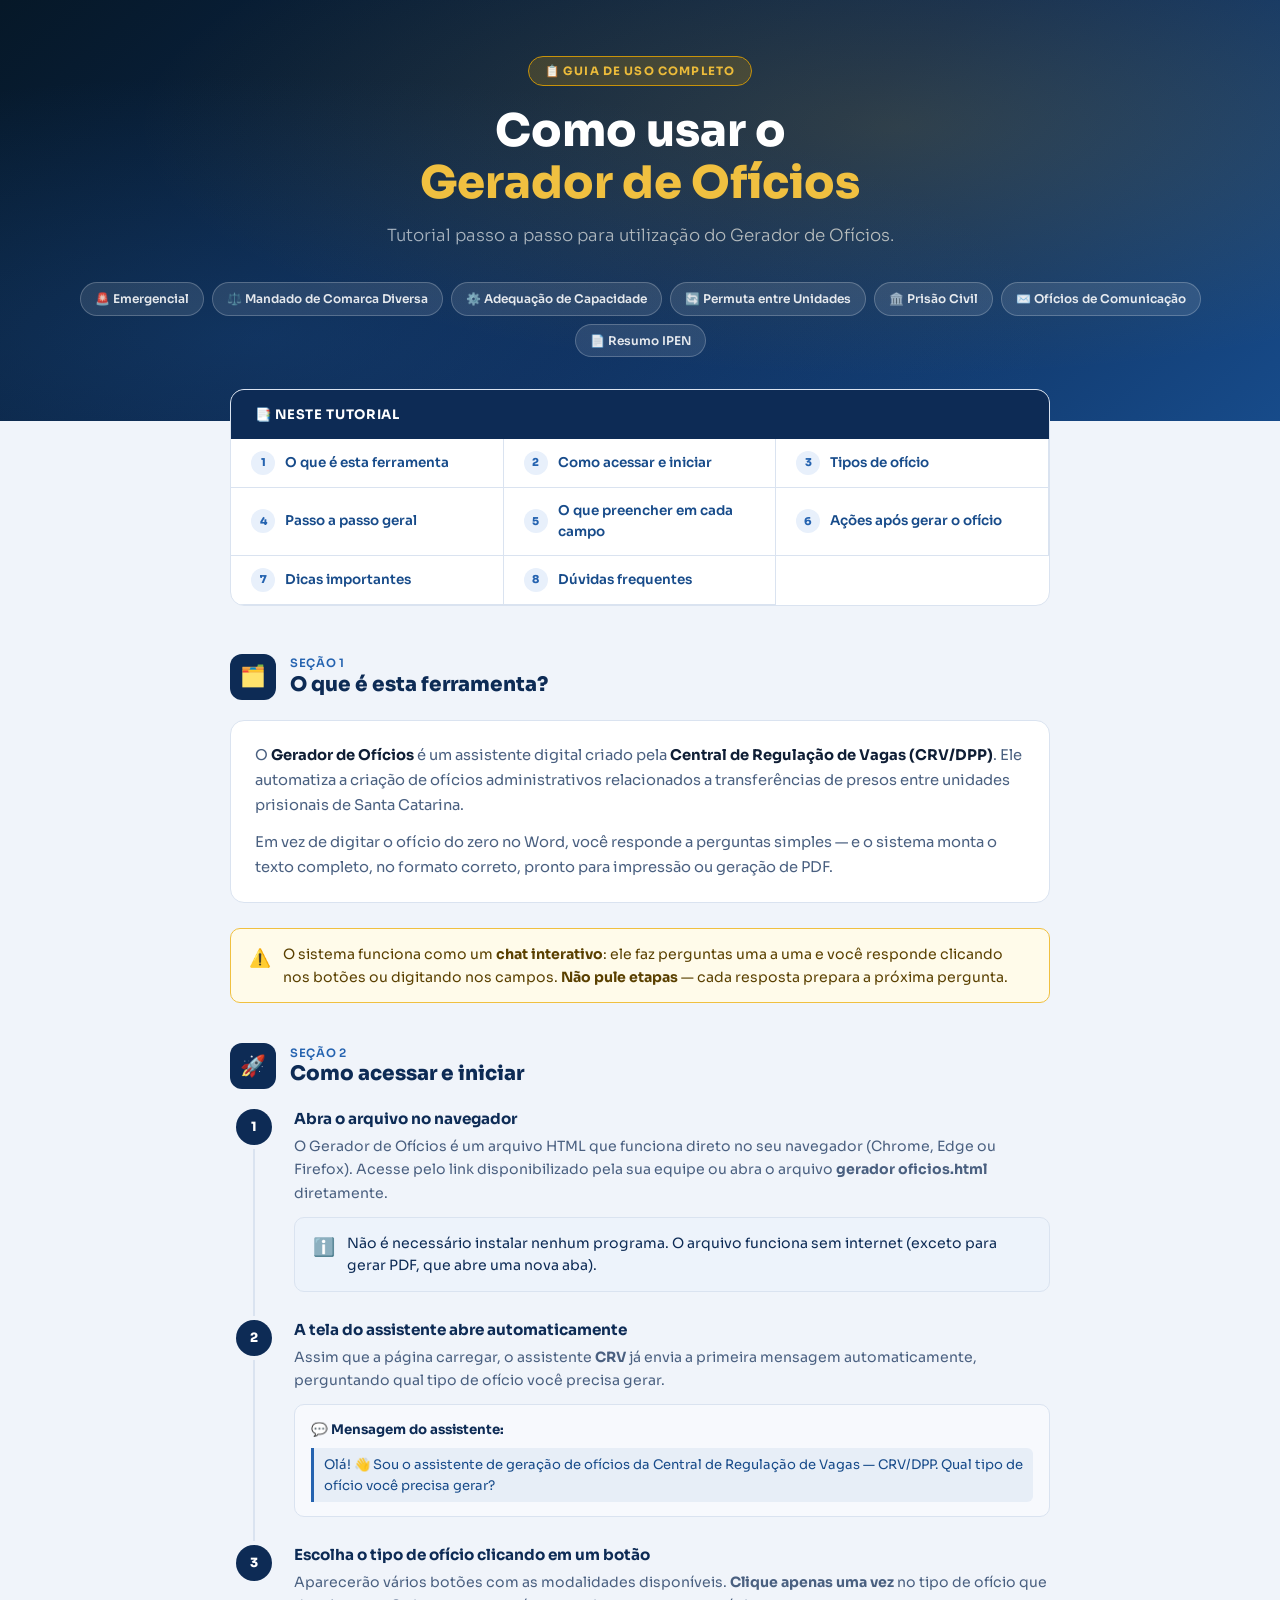
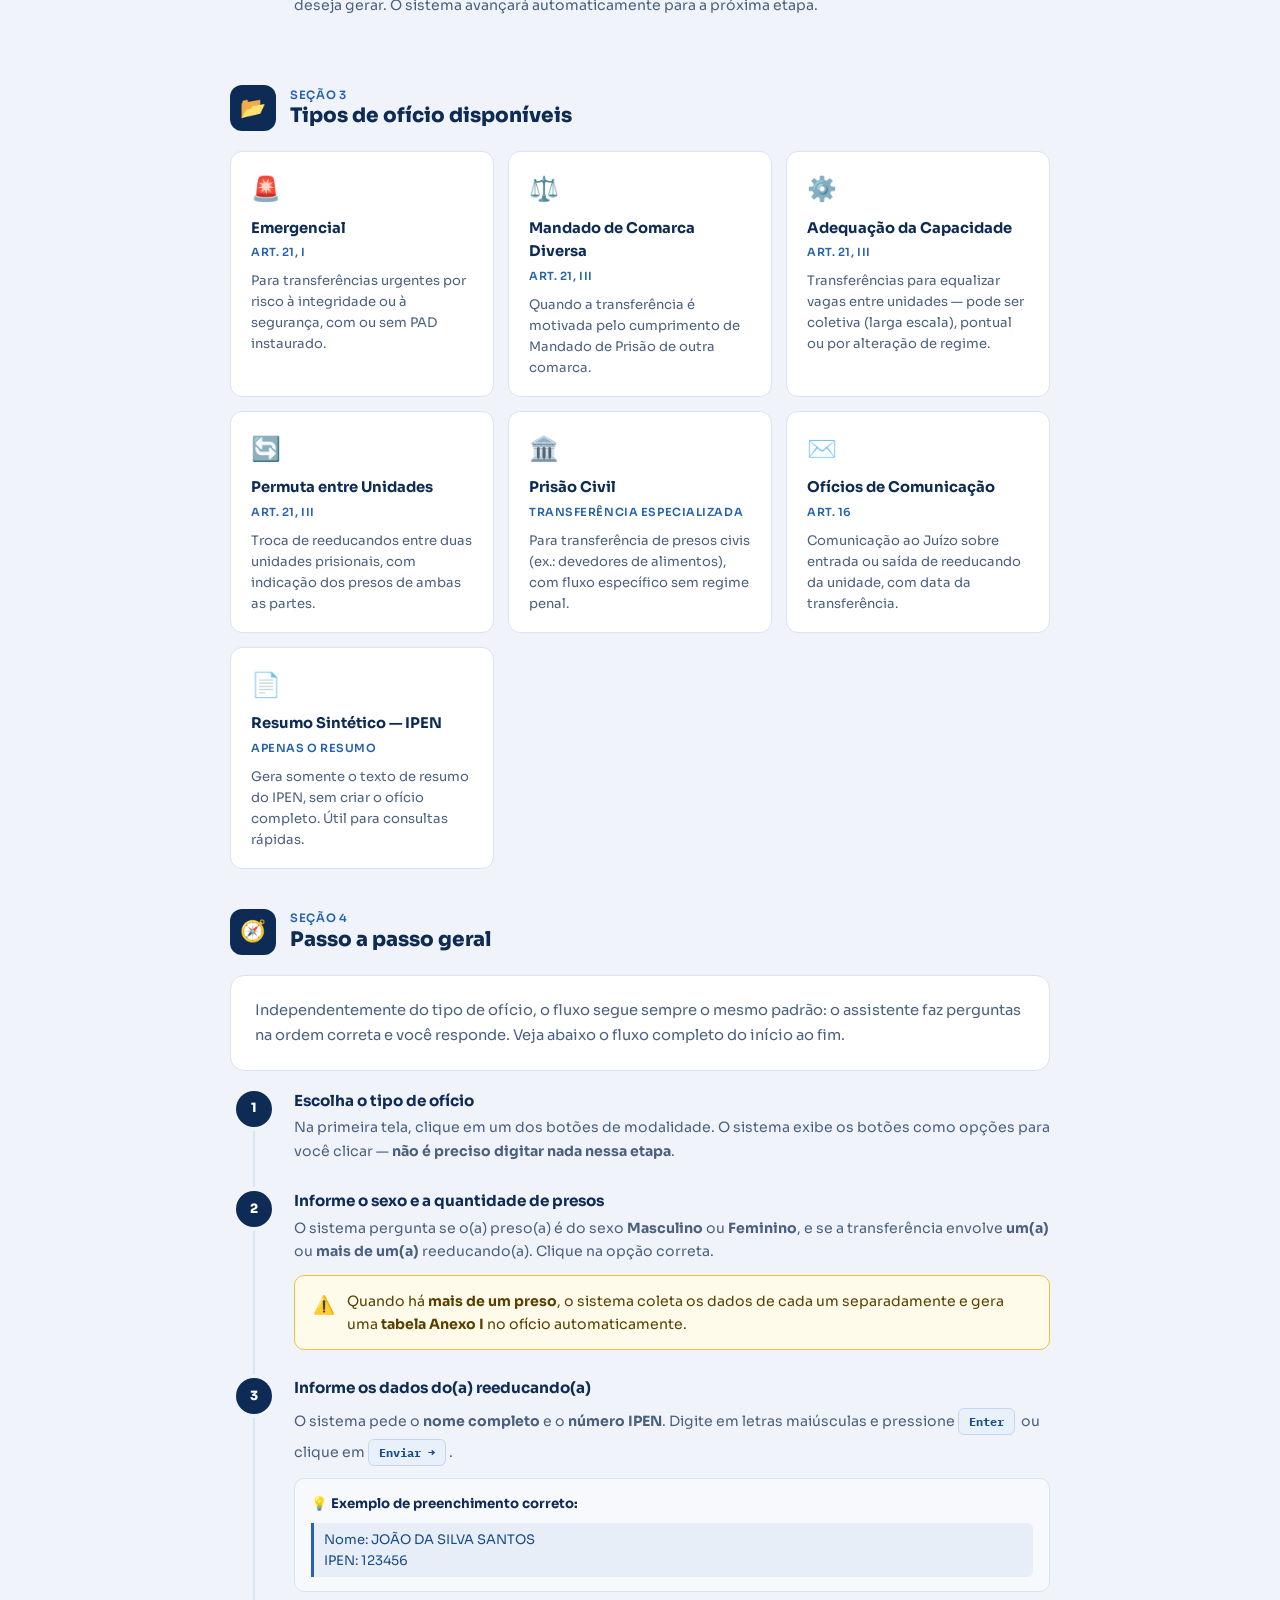
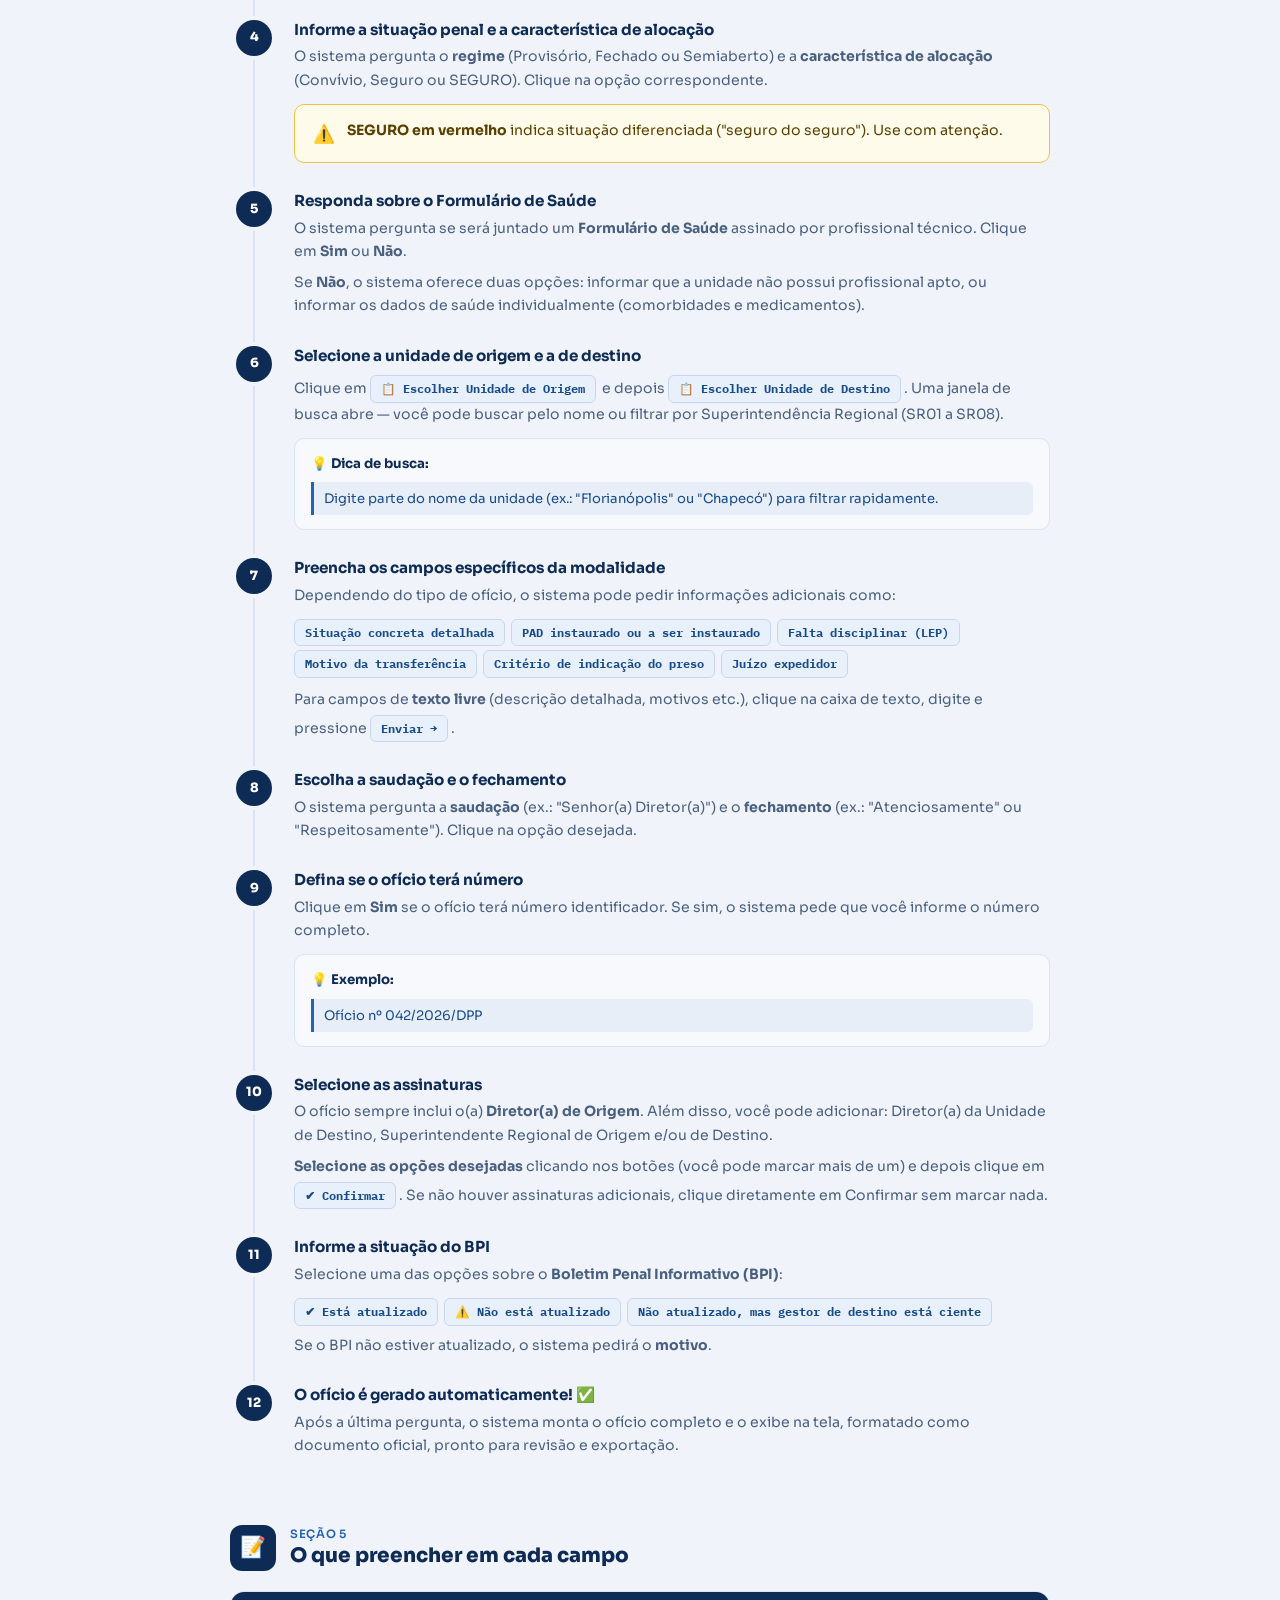
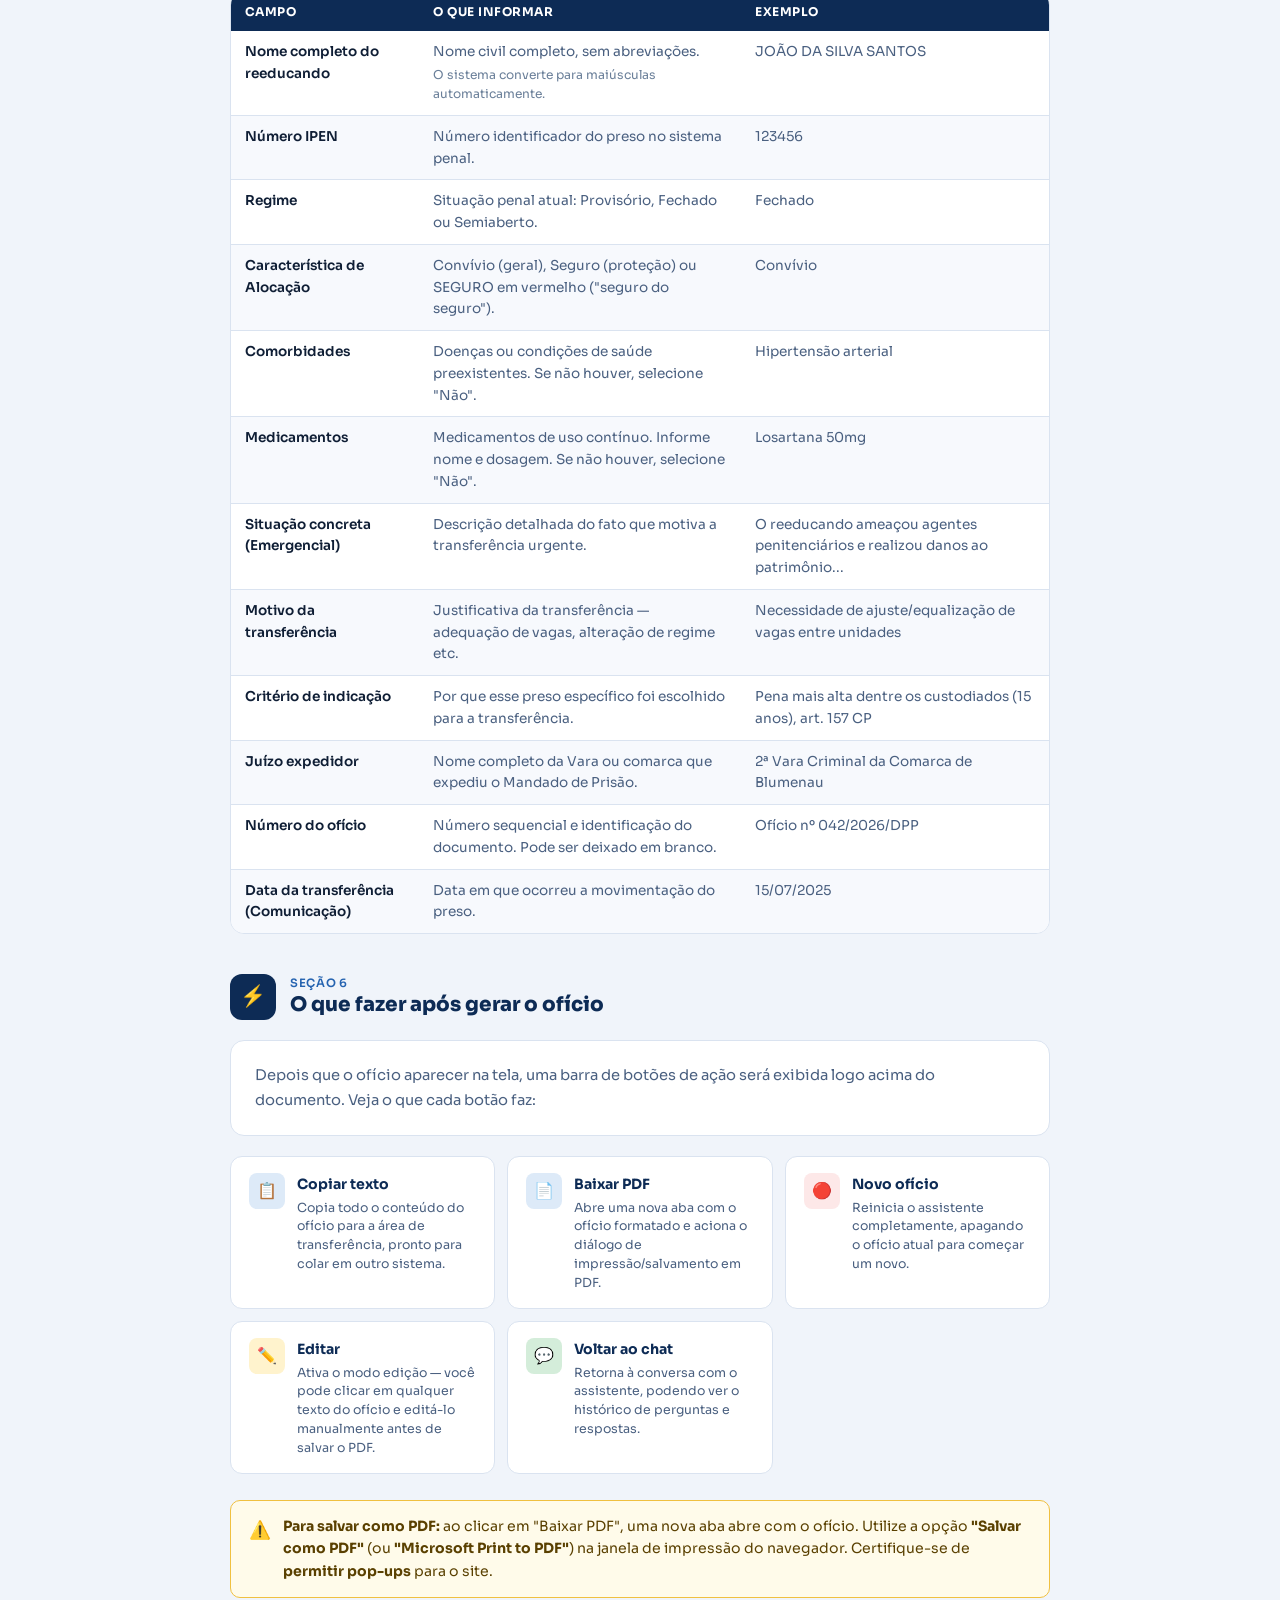
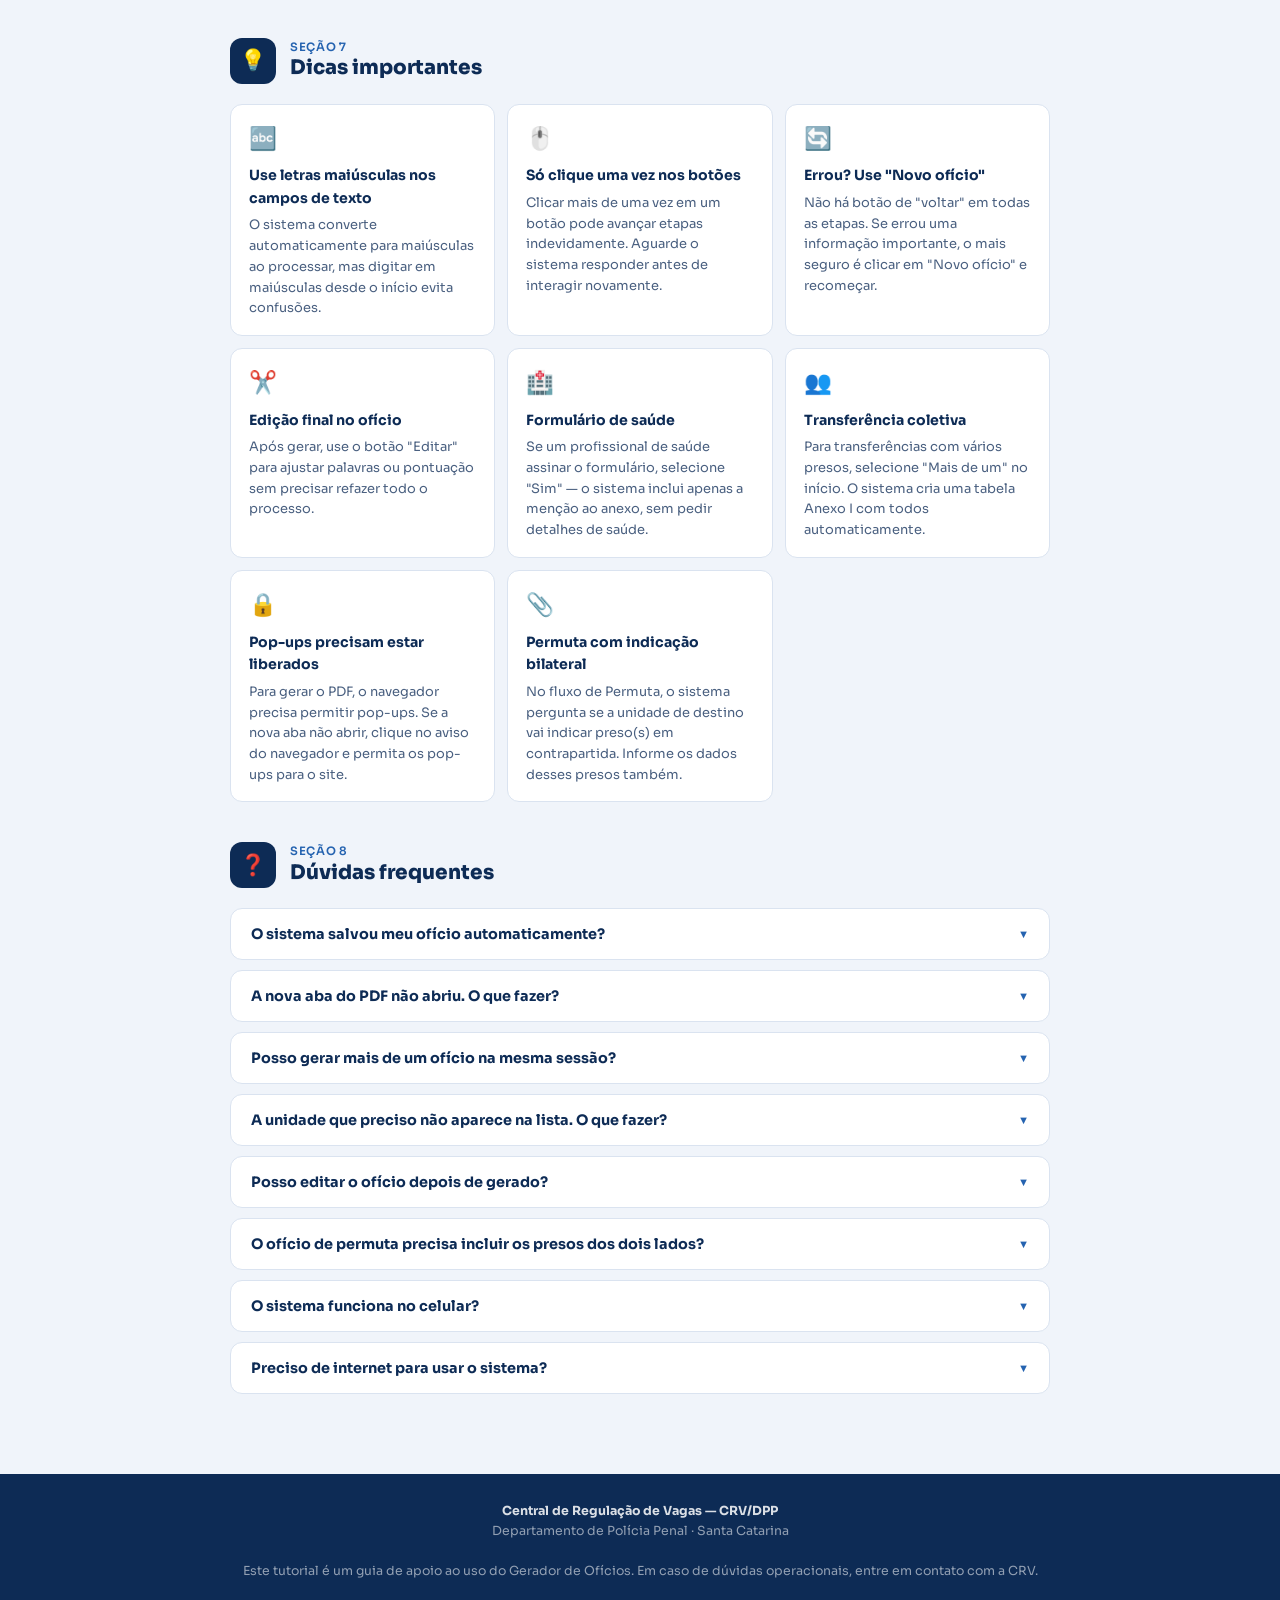
<file: guia_crv_dpp.html>
<!DOCTYPE html>
<html lang="pt-BR">
<head>
<meta charset="UTF-8">
<meta name="viewport" content="width=device-width, initial-scale=1.0">
<title>Tutorial — Gerador de Ofícios</title>
<link href="https://fonts.googleapis.com/css2?family=IBM+Plex+Mono:wght@400;600&family=Sora:wght@300;400;600;700;800&display=swap" rel="stylesheet">
<style>
:root {
  --azul-escuro: #0d2b55;
  --azul-medio: #174b8a;
  --azul-claro: #2563b0;
  --ouro: #c8930a;
  --ouro-claro: #f0c040;
  --verde: #1a7a40;
  --bg: #f0f4fa;
  --bg-card: #ffffff;
  --texto: #0f1e35;
  --texto-sub: #4a6080;
  --borda: #dae3f0;
  --vermelho: #c0392b;
  --tag-bg: #e8f0fb;
  --tag-cor: #174b8a;
}

*, *::before, *::after { box-sizing: border-box; margin: 0; padding: 0; }

body {
  font-family: 'Sora', sans-serif;
  background: var(--bg);
  color: var(--texto);
  line-height: 1.6;
  -webkit-font-smoothing: antialiased;
}

/* ── HERO ── */
.hero {
  background: linear-gradient(140deg, #061828 0%, #0d2b55 55%, #174b8a 100%);
  padding: 56px 24px 64px;
  text-align: center;
  position: relative;
  overflow: hidden;
}
.hero::before {
  content: '';
  position: absolute;
  inset: 0;
  background: radial-gradient(ellipse at 70% 30%, rgba(200,147,10,0.18) 0%, transparent 60%),
              radial-gradient(ellipse at 20% 80%, rgba(37,99,176,0.25) 0%, transparent 55%);
  pointer-events: none;
}
.hero-badge {
  display: inline-block;
  background: rgba(200,147,10,0.22);
  border: 1.5px solid var(--ouro);
  color: var(--ouro-claro);
  font-size: .72rem;
  font-weight: 700;
  letter-spacing: .1em;
  text-transform: uppercase;
  padding: 5px 16px;
  border-radius: 30px;
  margin-bottom: 20px;
}
.hero h1 {
  font-size: clamp(1.7rem, 4vw, 2.8rem);
  font-weight: 800;
  color: #fff;
  line-height: 1.15;
  margin-bottom: 14px;
  position: relative;
}
.hero h1 span { color: var(--ouro-claro); }
.hero p {
  color: rgba(255,255,255,.72);
  font-size: clamp(.9rem, 2vw, 1.05rem);
  max-width: 560px;
  margin: 0 auto 32px;
  font-weight: 300;
}
.hero-chips {
  display: flex;
  flex-wrap: wrap;
  justify-content: center;
  gap: 8px;
  position: relative;
}
.hero-chip {
  background: rgba(255,255,255,.10);
  border: 1px solid rgba(255,255,255,.22);
  color: rgba(255,255,255,.88);
  font-size: .75rem;
  font-weight: 600;
  padding: 6px 14px;
  border-radius: 20px;
}

/* ── SUMÁRIO ── */
.sumario-wrap {
  max-width: 860px;
  margin: 0 auto;
  padding: 0 20px;
}
.sumario {
  background: var(--bg-card);
  border: 1.5px solid var(--borda);
  border-radius: 14px;
  margin: -32px auto 0;
  position: relative;
  z-index: 10;
  overflow: hidden;
}
.sum-head {
  background: var(--azul-escuro);
  padding: 14px 24px;
  display: flex;
  align-items: center;
  gap: 10px;
  color: #fff;
  font-size: .82rem;
  font-weight: 700;
  letter-spacing: .05em;
  text-transform: uppercase;
}
.sum-list {
  display: grid;
  grid-template-columns: repeat(auto-fill, minmax(220px, 1fr));
  gap: 0;
}
.sum-item {
  display: flex;
  align-items: center;
  gap: 10px;
  padding: 12px 20px;
  border-right: 1px solid var(--borda);
  border-bottom: 1px solid var(--borda);
  text-decoration: none;
  color: var(--azul-medio);
  font-size: .84rem;
  font-weight: 600;
  transition: background .15s;
}
.sum-item:hover { background: #edf3fb; }
.sum-num {
  width: 24px;
  height: 24px;
  background: var(--tag-bg);
  border-radius: 50%;
  display: flex;
  align-items: center;
  justify-content: center;
  font-size: .68rem;
  font-weight: 800;
  color: var(--azul-claro);
  flex-shrink: 0;
}

/* ── CORPO ── */
.corpo {
  max-width: 860px;
  margin: 0 auto;
  padding: 48px 20px 80px;
  display: flex;
  flex-direction: column;
  gap: 40px;
}

/* ── SEÇÃO ── */
.secao {
  scroll-margin-top: 24px;
}
.sec-header {
  display: flex;
  align-items: center;
  gap: 14px;
  margin-bottom: 20px;
}
.sec-icon {
  width: 46px;
  height: 46px;
  border-radius: 12px;
  background: var(--azul-escuro);
  display: flex;
  align-items: center;
  justify-content: center;
  font-size: 1.3rem;
  flex-shrink: 0;
}
.sec-title {
  font-size: 1.25rem;
  font-weight: 800;
  color: var(--azul-escuro);
  line-height: 1.2;
}
.sec-title span {
  display: block;
  font-size: .72rem;
  font-weight: 600;
  color: var(--azul-claro);
  letter-spacing: .06em;
  text-transform: uppercase;
  margin-bottom: 2px;
}

/* ── CARD ── */
.card {
  background: var(--bg-card);
  border: 1.5px solid var(--borda);
  border-radius: 14px;
  overflow: hidden;
}
.card-body { padding: 22px 24px; }
.card-body p { color: var(--texto-sub); font-size: .92rem; line-height: 1.7; }
.card-body p + p { margin-top: 12px; }
.card-body strong { color: var(--texto); font-weight: 700; }

/* ── DESTAQUE AMARELO ── */
.aviso {
  background: #fffbea;
  border: 1.5px solid #f0c040;
  border-radius: 10px;
  padding: 14px 18px;
  display: flex;
  gap: 12px;
  align-items: flex-start;
  font-size: .88rem;
  color: #5a4000;
  line-height: 1.6;
}
.aviso-ico { font-size: 1.1rem; flex-shrink: 0; margin-top: 1px; }

/* ── DESTAQUE AZUL ── */
.info {
  background: #edf3fb;
  border: 1.5px solid var(--borda);
  border-radius: 10px;
  padding: 14px 18px;
  display: flex;
  gap: 12px;
  align-items: flex-start;
  font-size: .88rem;
  color: var(--azul-escuro);
  line-height: 1.6;
}
.info-ico { font-size: 1.1rem; flex-shrink: 0; margin-top: 1px; }

/* ── PASSO A PASSO ── */
.passos { display: flex; flex-direction: column; gap: 0; }
.passo {
  display: flex;
  gap: 0;
  position: relative;
}
.passo-esq {
  display: flex;
  flex-direction: column;
  align-items: center;
  width: 48px;
  flex-shrink: 0;
}
.passo-num {
  width: 36px;
  height: 36px;
  border-radius: 50%;
  background: var(--azul-escuro);
  color: #fff;
  font-size: .8rem;
  font-weight: 800;
  display: flex;
  align-items: center;
  justify-content: center;
  flex-shrink: 0;
  z-index: 1;
  position: relative;
}
.passo-linha {
  width: 2px;
  flex: 1;
  background: var(--borda);
  margin: 4px 0;
}
.passo:last-child .passo-linha { display: none; }
.passo-corpo {
  flex: 1;
  padding: 0 0 28px 16px;
}
.passo-corpo h4 {
  font-size: .95rem;
  font-weight: 700;
  color: var(--azul-escuro);
  margin-bottom: 6px;
  line-height: 1.3;
}
.passo-corpo p {
  font-size: .88rem;
  color: var(--texto-sub);
  line-height: 1.65;
}
.passo-corpo p + p { margin-top: 8px; }
.passo-corpo .tag-ui {
  display: inline-block;
  background: var(--tag-bg);
  color: var(--tag-cor);
  font-size: .73rem;
  font-weight: 700;
  padding: 3px 10px;
  border-radius: 6px;
  margin: 4px 3px 0 0;
  font-family: 'IBM Plex Mono', monospace;
  border: 1px solid #c8d6ec;
}
.passo-corpo .screen {
  margin-top: 12px;
  background: #f7f9fd;
  border: 1.5px solid var(--borda);
  border-radius: 10px;
  padding: 14px 16px;
  font-size: .83rem;
  color: var(--texto-sub);
}
.passo-corpo .screen strong { color: var(--azul-escuro); }
.passo-corpo .screen em {
  display: block;
  font-style: normal;
  background: rgba(37,99,176,.08);
  border-left: 3px solid var(--azul-claro);
  padding: 6px 10px;
  border-radius: 0 6px 6px 0;
  margin-top: 8px;
  font-size: .82rem;
  color: var(--azul-medio);
}

/* ── MODALIDADES ── */
.grid-mod {
  display: grid;
  grid-template-columns: repeat(auto-fill, minmax(260px, 1fr));
  gap: 14px;
}
.mod-card {
  background: var(--bg-card);
  border: 1.5px solid var(--borda);
  border-radius: 12px;
  padding: 18px 20px;
  transition: box-shadow .18s, border-color .18s;
}
.mod-card:hover { box-shadow: 0 4px 18px rgba(13,43,85,.10); border-color: var(--azul-claro); }
.mod-card-ico { font-size: 1.5rem; margin-bottom: 8px; display: block; }
.mod-card h4 { font-size: .92rem; font-weight: 700; color: var(--azul-escuro); margin-bottom: 4px; }
.mod-card .art { font-size: .7rem; font-weight: 600; color: var(--azul-claro); text-transform: uppercase; letter-spacing: .05em; margin-bottom: 8px; }
.mod-card p { font-size: .82rem; color: var(--texto-sub); line-height: 1.6; }

/* ── TABELA CAMPOS ── */
.tabela-campos {
  width: 100%;
  border-collapse: collapse;
  font-size: .85rem;
}
.tabela-campos th {
  background: var(--azul-escuro);
  color: #fff;
  padding: 10px 14px;
  text-align: left;
  font-size: .75rem;
  font-weight: 700;
  letter-spacing: .04em;
  text-transform: uppercase;
}
.tabela-campos td {
  padding: 10px 14px;
  border-bottom: 1px solid var(--borda);
  color: var(--texto-sub);
  vertical-align: top;
}
.tabela-campos tr:last-child td { border-bottom: none; }
.tabela-campos tr:nth-child(even) td { background: #f7f9fd; }
.tabela-campos td:first-child { font-weight: 600; color: var(--texto); }
.tabela-campos .obs { font-size: .76rem; color: #6a7f99; margin-top: 3px; }

/* ── ACOES FINAIS ── */
.acoes-grid {
  display: grid;
  grid-template-columns: repeat(auto-fill, minmax(200px, 1fr));
  gap: 12px;
}
.acao-card {
  background: var(--bg-card);
  border: 1.5px solid var(--borda);
  border-radius: 12px;
  padding: 16px 18px;
  display: flex;
  gap: 12px;
  align-items: flex-start;
}
.acao-ico {
  width: 36px;
  height: 36px;
  border-radius: 8px;
  display: flex;
  align-items: center;
  justify-content: center;
  font-size: 1rem;
  flex-shrink: 0;
}
.acao-ico.azul { background: #ddeaf8; }
.acao-ico.verde { background: #d4edda; }
.acao-ico.ouro { background: #fff3cd; }
.acao-ico.roxo { background: #ede7f6; }
.acao-ico.vermelho { background: #fde8e8; }
.acao-txt h5 { font-size: .88rem; font-weight: 700; color: var(--azul-escuro); margin-bottom: 3px; }
.acao-txt p { font-size: .78rem; color: var(--texto-sub); line-height: 1.5; }

/* ── FAQ ── */
.faq { display: flex; flex-direction: column; gap: 10px; }
.faq-item {
  background: var(--bg-card);
  border: 1.5px solid var(--borda);
  border-radius: 12px;
  overflow: hidden;
}
.faq-q {
  width: 100%;
  background: none;
  border: none;
  padding: 16px 20px;
  display: flex;
  justify-content: space-between;
  align-items: center;
  cursor: pointer;
  text-align: left;
  font-family: 'Sora', sans-serif;
  font-size: .9rem;
  font-weight: 700;
  color: var(--azul-escuro);
  gap: 12px;
}
.faq-q .arr { font-size: .7rem; transition: transform .2s; flex-shrink: 0; color: var(--azul-claro); }
.faq-item.open .faq-q .arr { transform: rotate(180deg); }
.faq-a {
  display: none;
  padding: 0 20px 16px;
  font-size: .86rem;
  color: var(--texto-sub);
  line-height: 1.7;
  border-top: 1px solid var(--borda);
}
.faq-item.open .faq-a { display: block; }

/* ── DICAS IMPORTANTES ── */
.dicas-grid {
  display: grid;
  grid-template-columns: repeat(auto-fill, minmax(240px, 1fr));
  gap: 12px;
}
.dica {
  background: var(--bg-card);
  border: 1.5px solid var(--borda);
  border-radius: 12px;
  padding: 16px 18px;
}
.dica-ico { font-size: 1.4rem; margin-bottom: 8px; display: block; }
.dica h5 { font-size: .88rem; font-weight: 700; color: var(--azul-escuro); margin-bottom: 6px; }
.dica p { font-size: .81rem; color: var(--texto-sub); line-height: 1.6; }

/* ── RODAPÉ ── */
.rodape {
  background: var(--azul-escuro);
  color: rgba(255,255,255,.55);
  text-align: center;
  padding: 28px 20px;
  font-size: .78rem;
}
.rodape strong { color: rgba(255,255,255,.85); font-weight: 700; }

/* ── RESPONSIVO ── */
@media (max-width: 600px) {
  .sum-list { grid-template-columns: 1fr 1fr; }
  .grid-mod { grid-template-columns: 1fr; }
  .acoes-grid { grid-template-columns: 1fr 1fr; }
  .dicas-grid { grid-template-columns: 1fr; }
}
</style>
</head>
<body>

<!-- HERO -->
<section class="hero">
  <div class="hero-badge">📋 Guia de Uso Completo</div>
  <h1>Como usar o<br><span>Gerador de Ofícios</span></h1>
  <p>Tutorial passo a passo para utilização do Gerador de Ofícios.</p>
  <div class="hero-chips">
    <span class="hero-chip">🚨 Emergencial</span>
    <span class="hero-chip">⚖️ Mandado de Comarca Diversa</span>
    <span class="hero-chip">⚙️ Adequação de Capacidade</span>
    <span class="hero-chip">🔄 Permuta entre Unidades</span>
    <span class="hero-chip">🏛️ Prisão Civil</span>
    <span class="hero-chip">✉️ Ofícios de Comunicação</span>
    <span class="hero-chip">📄 Resumo IPEN</span>
  </div>
</section>

<!-- SUMÁRIO -->
<div class="sumario-wrap">
  <nav class="sumario">
    <div class="sum-head">📑 Neste tutorial</div>
    <div class="sum-list">
      <a href="#sec-o-que-e" class="sum-item"><span class="sum-num">1</span> O que é esta ferramenta</a>
      <a href="#sec-inicio" class="sum-item"><span class="sum-num">2</span> Como acessar e iniciar</a>
      <a href="#sec-modalidades" class="sum-item"><span class="sum-num">3</span> Tipos de ofício</a>
      <a href="#sec-passo-a-passo" class="sum-item"><span class="sum-num">4</span> Passo a passo geral</a>
      <a href="#sec-campos" class="sum-item"><span class="sum-num">5</span> O que preencher em cada campo</a>
      <a href="#sec-acoes" class="sum-item"><span class="sum-num">6</span> Ações após gerar o ofício</a>
      <a href="#sec-dicas" class="sum-item"><span class="sum-num">7</span> Dicas importantes</a>
      <a href="#sec-faq" class="sum-item"><span class="sum-num">8</span> Dúvidas frequentes</a>
    </div>
  </nav>
</div>

<!-- CORPO -->
<main class="corpo">

  <!-- 1. O QUE É -->
  <section class="secao" id="sec-o-que-e">
    <div class="sec-header">
      <div class="sec-icon">🗂️</div>
      <div class="sec-title">
        <span>Seção 1</span>
        O que é esta ferramenta?
      </div>
    </div>
    <div class="card">
      <div class="card-body">
        <p>O <strong>Gerador de Ofícios</strong> é um assistente digital criado pela <strong>Central de Regulação de Vagas (CRV/DPP)</strong>. Ele automatiza a criação de ofícios administrativos relacionados a transferências de presos entre unidades prisionais de Santa Catarina.</p>
        <p>Em vez de digitar o ofício do zero no Word, você responde a perguntas simples — e o sistema monta o texto completo, no formato correto, pronto para impressão ou geração de PDF.</p>
      </div>
    </div>
    <br>
    <div class="aviso">
      <span class="aviso-ico">⚠️</span>
      <div>O sistema funciona como um <strong>chat interativo</strong>: ele faz perguntas uma a uma e você responde clicando nos botões ou digitando nos campos. <strong>Não pule etapas</strong> — cada resposta prepara a próxima pergunta.</div>
    </div>
  </section>

  <!-- 2. COMO ACESSAR -->
  <section class="secao" id="sec-inicio">
    <div class="sec-header">
      <div class="sec-icon">🚀</div>
      <div class="sec-title">
        <span>Seção 2</span>
        Como acessar e iniciar
      </div>
    </div>
    <div class="passos">
      <div class="passo">
        <div class="passo-esq">
          <div class="passo-num">1</div>
          <div class="passo-linha"></div>
        </div>
        <div class="passo-corpo">
          <h4>Abra o arquivo no navegador</h4>
          <p>O Gerador de Ofícios é um arquivo HTML que funciona direto no seu navegador (Chrome, Edge ou Firefox). Acesse pelo link disponibilizado pela sua equipe ou abra o arquivo <strong>gerador oficios.html</strong> diretamente.</p>
          <div class="info" style="margin-top:12px">
            <span class="info-ico">ℹ️</span>
            <span>Não é necessário instalar nenhum programa. O arquivo funciona sem internet (exceto para gerar PDF, que abre uma nova aba).</span>
          </div>
        </div>
      </div>
      <div class="passo">
        <div class="passo-esq">
          <div class="passo-num">2</div>
          <div class="passo-linha"></div>
        </div>
        <div class="passo-corpo">
          <h4>A tela do assistente abre automaticamente</h4>
          <p>Assim que a página carregar, o assistente <strong>CRV</strong> já envia a primeira mensagem automaticamente, perguntando qual tipo de ofício você precisa gerar.</p>
          <div class="screen">
            <strong>💬 Mensagem do assistente:</strong>
            <em>Olá! 👋 Sou o assistente de geração de ofícios da Central de Regulação de Vagas — CRV/DPP. Qual tipo de ofício você precisa gerar?</em>
          </div>
        </div>
      </div>
      <div class="passo">
        <div class="passo-esq">
          <div class="passo-num">3</div>
          <div class="passo-linha"></div>
        </div>
        <div class="passo-corpo">
          <h4>Escolha o tipo de ofício clicando em um botão</h4>
          <p>Aparecerão vários botões com as modalidades disponíveis. <strong>Clique apenas uma vez</strong> no tipo de ofício que deseja gerar. O sistema avançará automaticamente para a próxima etapa.</p>
        </div>
      </div>
    </div>
  </section>

  <!-- 3. MODALIDADES -->
  <section class="secao" id="sec-modalidades">
    <div class="sec-header">
      <div class="sec-icon">📂</div>
      <div class="sec-title">
        <span>Seção 3</span>
        Tipos de ofício disponíveis
      </div>
    </div>
    <div class="grid-mod">
      <div class="mod-card">
        <span class="mod-card-ico">🚨</span>
        <h4>Emergencial</h4>
        <div class="art">Art. 21, I</div>
        <p>Para transferências urgentes por risco à integridade ou à segurança, com ou sem PAD instaurado.</p>
      </div>
      <div class="mod-card">
        <span class="mod-card-ico">⚖️</span>
        <h4>Mandado de Comarca Diversa</h4>
        <div class="art">Art. 21, III</div>
        <p>Quando a transferência é motivada pelo cumprimento de Mandado de Prisão de outra comarca.</p>
      </div>
      <div class="mod-card">
        <span class="mod-card-ico">⚙️</span>
        <h4>Adequação da Capacidade</h4>
        <div class="art">Art. 21, III</div>
        <p>Transferências para equalizar vagas entre unidades — pode ser coletiva (larga escala), pontual ou por alteração de regime.</p>
      </div>
      <div class="mod-card">
        <span class="mod-card-ico">🔄</span>
        <h4>Permuta entre Unidades</h4>
        <div class="art">Art. 21, III</div>
        <p>Troca de reeducandos entre duas unidades prisionais, com indicação dos presos de ambas as partes.</p>
      </div>
      <div class="mod-card">
        <span class="mod-card-ico">🏛️</span>
        <h4>Prisão Civil</h4>
        <div class="art">Transferência especializada</div>
        <p>Para transferência de presos civis (ex.: devedores de alimentos), com fluxo específico sem regime penal.</p>
      </div>
      <div class="mod-card">
        <span class="mod-card-ico">✉️</span>
        <h4>Ofícios de Comunicação</h4>
        <div class="art">Art. 16</div>
        <p>Comunicação ao Juízo sobre entrada ou saída de reeducando da unidade, com data da transferência.</p>
      </div>
      <div class="mod-card">
        <span class="mod-card-ico">📄</span>
        <h4>Resumo Sintético — IPEN</h4>
        <div class="art">Apenas o resumo</div>
        <p>Gera somente o texto de resumo do IPEN, sem criar o ofício completo. Útil para consultas rápidas.</p>
      </div>
    </div>
  </section>

  <!-- 4. PASSO A PASSO GERAL -->
  <section class="secao" id="sec-passo-a-passo">
    <div class="sec-header">
      <div class="sec-icon">🧭</div>
      <div class="sec-title">
        <span>Seção 4</span>
        Passo a passo geral
      </div>
    </div>
    <div class="card" style="margin-bottom:20px">
      <div class="card-body">
        <p>Independentemente do tipo de ofício, o fluxo segue sempre o mesmo padrão: o assistente faz perguntas na ordem correta e você responde. Veja abaixo o fluxo completo do início ao fim.</p>
      </div>
    </div>
    <div class="passos">
      <div class="passo">
        <div class="passo-esq">
          <div class="passo-num">1</div>
          <div class="passo-linha"></div>
        </div>
        <div class="passo-corpo">
          <h4>Escolha o tipo de ofício</h4>
          <p>Na primeira tela, clique em um dos botões de modalidade. O sistema exibe os botões como opções para você clicar — <strong>não é preciso digitar nada nessa etapa</strong>.</p>
        </div>
      </div>
      <div class="passo">
        <div class="passo-esq">
          <div class="passo-num">2</div>
          <div class="passo-linha"></div>
        </div>
        <div class="passo-corpo">
          <h4>Informe o sexo e a quantidade de presos</h4>
          <p>O sistema pergunta se o(a) preso(a) é do sexo <strong>Masculino</strong> ou <strong>Feminino</strong>, e se a transferência envolve <strong>um(a)</strong> ou <strong>mais de um(a)</strong> reeducando(a). Clique na opção correta.</p>
          <div class="aviso" style="margin-top:12px">
            <span class="aviso-ico">⚠️</span>
            <span>Quando há <strong>mais de um preso</strong>, o sistema coleta os dados de cada um separadamente e gera uma <strong>tabela Anexo I</strong> no ofício automaticamente.</span>
          </div>
        </div>
      </div>
      <div class="passo">
        <div class="passo-esq">
          <div class="passo-num">3</div>
          <div class="passo-linha"></div>
        </div>
        <div class="passo-corpo">
          <h4>Informe os dados do(a) reeducando(a)</h4>
          <p>O sistema pede o <strong>nome completo</strong> e o <strong>número IPEN</strong>. Digite em letras maiúsculas e pressione <span class="tag-ui">Enter</span> ou clique em <span class="tag-ui">Enviar →</span>.</p>
          <div class="screen">
            <strong>💡 Exemplo de preenchimento correto:</strong>
            <em>Nome: JOÃO DA SILVA SANTOS<br>IPEN: 123456</em>
          </div>
        </div>
      </div>
      <div class="passo">
        <div class="passo-esq">
          <div class="passo-num">4</div>
          <div class="passo-linha"></div>
        </div>
        <div class="passo-corpo">
          <h4>Informe a situação penal e a característica de alocação</h4>
          <p>O sistema pergunta o <strong>regime</strong> (Provisório, Fechado ou Semiaberto) e a <strong>característica de alocação</strong> (Convívio, Seguro ou SEGURO). Clique na opção correspondente.</p>
          <div class="aviso" style="margin-top:12px">
            <span class="aviso-ico">⚠️</span>
            <span><strong>SEGURO em vermelho</strong> indica situação diferenciada ("seguro do seguro"). Use com atenção.</span>
          </div>
        </div>
      </div>
      <div class="passo">
        <div class="passo-esq">
          <div class="passo-num">5</div>
          <div class="passo-linha"></div>
        </div>
        <div class="passo-corpo">
          <h4>Responda sobre o Formulário de Saúde</h4>
          <p>O sistema pergunta se será juntado um <strong>Formulário de Saúde</strong> assinado por profissional técnico. Clique em <strong>Sim</strong> ou <strong>Não</strong>.</p>
          <p>Se <strong>Não</strong>, o sistema oferece duas opções: informar que a unidade não possui profissional apto, ou informar os dados de saúde individualmente (comorbidades e medicamentos).</p>
        </div>
      </div>
      <div class="passo">
        <div class="passo-esq">
          <div class="passo-num">6</div>
          <div class="passo-linha"></div>
        </div>
        <div class="passo-corpo">
          <h4>Selecione a unidade de origem e a de destino</h4>
          <p>Clique em <span class="tag-ui">📋 Escolher Unidade de Origem</span> e depois <span class="tag-ui">📋 Escolher Unidade de Destino</span>. Uma janela de busca abre — você pode buscar pelo nome ou filtrar por Superintendência Regional (SR01 a SR08).</p>
          <div class="screen">
            <strong>💡 Dica de busca:</strong>
            <em>Digite parte do nome da unidade (ex.: "Florianópolis" ou "Chapecó") para filtrar rapidamente.</em>
          </div>
        </div>
      </div>
      <div class="passo">
        <div class="passo-esq">
          <div class="passo-num">7</div>
          <div class="passo-linha"></div>
        </div>
        <div class="passo-corpo">
          <h4>Preencha os campos específicos da modalidade</h4>
          <p>Dependendo do tipo de ofício, o sistema pode pedir informações adicionais como:</p>
          <p>
            <span class="tag-ui">Situação concreta detalhada</span>
            <span class="tag-ui">PAD instaurado ou a ser instaurado</span>
            <span class="tag-ui">Falta disciplinar (LEP)</span>
            <span class="tag-ui">Motivo da transferência</span>
            <span class="tag-ui">Critério de indicação do preso</span>
            <span class="tag-ui">Juízo expedidor</span>
          </p>
          <p style="margin-top:10px">Para campos de <strong>texto livre</strong> (descrição detalhada, motivos etc.), clique na caixa de texto, digite e pressione <span class="tag-ui">Enviar →</span>.</p>
        </div>
      </div>
      <div class="passo">
        <div class="passo-esq">
          <div class="passo-num">8</div>
          <div class="passo-linha"></div>
        </div>
        <div class="passo-corpo">
          <h4>Escolha a saudação e o fechamento</h4>
          <p>O sistema pergunta a <strong>saudação</strong> (ex.: "Senhor(a) Diretor(a)") e o <strong>fechamento</strong> (ex.: "Atenciosamente" ou "Respeitosamente"). Clique na opção desejada.</p>
        </div>
      </div>
      <div class="passo">
        <div class="passo-esq">
          <div class="passo-num">9</div>
          <div class="passo-linha"></div>
        </div>
        <div class="passo-corpo">
          <h4>Defina se o ofício terá número</h4>
          <p>Clique em <strong>Sim</strong> se o ofício terá número identificador. Se sim, o sistema pede que você informe o número completo.</p>
          <div class="screen">
            <strong>💡 Exemplo:</strong>
            <em>Ofício nº 042/2026/DPP</em>
          </div>
        </div>
      </div>
      <div class="passo">
        <div class="passo-esq">
          <div class="passo-num">10</div>
          <div class="passo-linha"></div>
        </div>
        <div class="passo-corpo">
          <h4>Selecione as assinaturas</h4>
          <p>O ofício sempre inclui o(a) <strong>Diretor(a) de Origem</strong>. Além disso, você pode adicionar: Diretor(a) da Unidade de Destino, Superintendente Regional de Origem e/ou de Destino.</p>
          <p><strong>Selecione as opções desejadas</strong> clicando nos botões (você pode marcar mais de um) e depois clique em <span class="tag-ui">✔ Confirmar</span>. Se não houver assinaturas adicionais, clique diretamente em Confirmar sem marcar nada.</p>
        </div>
      </div>
      <div class="passo">
        <div class="passo-esq">
          <div class="passo-num">11</div>
          <div class="passo-linha"></div>
        </div>
        <div class="passo-corpo">
          <h4>Informe a situação do BPI</h4>
          <p>Selecione uma das opções sobre o <strong>Boletim Penal Informativo (BPI)</strong>:</p>
          <p>
            <span class="tag-ui">✔ Está atualizado</span>
            <span class="tag-ui">⚠️ Não está atualizado</span>
            <span class="tag-ui">Não atualizado, mas gestor de destino está ciente</span>
          </p>
          <p style="margin-top:8px">Se o BPI não estiver atualizado, o sistema pedirá o <strong>motivo</strong>.</p>
        </div>
      </div>
      <div class="passo">
        <div class="passo-esq">
          <div class="passo-num">12</div>
          <div class="passo-linha"></div>
        </div>
        <div class="passo-corpo">
          <h4>O ofício é gerado automaticamente! ✅</h4>
          <p>Após a última pergunta, o sistema monta o ofício completo e o exibe na tela, formatado como documento oficial, pronto para revisão e exportação.</p>
        </div>
      </div>
    </div>
  </section>

  <!-- 5. O QUE PREENCHER EM CADA CAMPO -->
  <section class="secao" id="sec-campos">
    <div class="sec-header">
      <div class="sec-icon">📝</div>
      <div class="sec-title">
        <span>Seção 5</span>
        O que preencher em cada campo
      </div>
    </div>
    <div class="card">
      <div style="overflow-x:auto">
        <table class="tabela-campos">
          <thead>
            <tr>
              <th>Campo</th>
              <th>O que informar</th>
              <th>Exemplo</th>
            </tr>
          </thead>
          <tbody>
            <tr>
              <td>Nome completo do reeducando</td>
              <td>Nome civil completo, sem abreviações.<div class="obs">O sistema converte para maiúsculas automaticamente.</div></td>
              <td>JOÃO DA SILVA SANTOS</td>
            </tr>
            <tr>
              <td>Número IPEN</td>
              <td>Número identificador do preso no sistema penal.</td>
              <td>123456</td>
            </tr>
            <tr>
              <td>Regime</td>
              <td>Situação penal atual: Provisório, Fechado ou Semiaberto.</td>
              <td>Fechado</td>
            </tr>
            <tr>
              <td>Característica de Alocação</td>
              <td>Convívio (geral), Seguro (proteção) ou SEGURO em vermelho ("seguro do seguro").</td>
              <td>Convívio</td>
            </tr>
            <tr>
              <td>Comorbidades</td>
              <td>Doenças ou condições de saúde preexistentes. Se não houver, selecione "Não".</td>
              <td>Hipertensão arterial</td>
            </tr>
            <tr>
              <td>Medicamentos</td>
              <td>Medicamentos de uso contínuo. Informe nome e dosagem. Se não houver, selecione "Não".</td>
              <td>Losartana 50mg</td>
            </tr>
            <tr>
              <td>Situação concreta (Emergencial)</td>
              <td>Descrição detalhada do fato que motiva a transferência urgente.</td>
              <td>O reeducando ameaçou agentes penitenciários e realizou danos ao patrimônio...</td>
            </tr>
            <tr>
              <td>Motivo da transferência</td>
              <td>Justificativa da transferência — adequação de vagas, alteração de regime etc.</td>
              <td>Necessidade de ajuste/equalização de vagas entre unidades</td>
            </tr>
            <tr>
              <td>Critério de indicação</td>
              <td>Por que esse preso específico foi escolhido para a transferência.</td>
              <td>Pena mais alta dentre os custodiados (15 anos), art. 157 CP</td>
            </tr>
            <tr>
              <td>Juízo expedidor</td>
              <td>Nome completo da Vara ou comarca que expediu o Mandado de Prisão.</td>
              <td>2ª Vara Criminal da Comarca de Blumenau</td>
            </tr>
            <tr>
              <td>Número do ofício</td>
              <td>Número sequencial e identificação do documento. Pode ser deixado em branco.</td>
              <td>Ofício nº 042/2026/DPP</td>
            </tr>
            <tr>
              <td>Data da transferência (Comunicação)</td>
              <td>Data em que ocorreu a movimentação do preso.</td>
              <td>15/07/2025</td>
            </tr>
          </tbody>
        </table>
      </div>
    </div>
  </section>

  <!-- 6. AÇÕES FINAIS -->
  <section class="secao" id="sec-acoes">
    <div class="sec-header">
      <div class="sec-icon">⚡</div>
      <div class="sec-title">
        <span>Seção 6</span>
        O que fazer após gerar o ofício
      </div>
    </div>
    <div class="card" style="margin-bottom:20px">
      <div class="card-body">
        <p>Depois que o ofício aparecer na tela, uma barra de botões de ação será exibida logo acima do documento. Veja o que cada botão faz:</p>
      </div>
    </div>
    <div class="acoes-grid">
      <div class="acao-card">
        <div class="acao-ico azul">📋</div>
        <div class="acao-txt">
          <h5>Copiar texto</h5>
          <p>Copia todo o conteúdo do ofício para a área de transferência, pronto para colar em outro sistema.</p>
        </div>
      </div>
      <div class="acao-card">
        <div class="acao-ico azul">📄</div>
        <div class="acao-txt">
          <h5>Baixar PDF</h5>
          <p>Abre uma nova aba com o ofício formatado e aciona o diálogo de impressão/salvamento em PDF.</p>
        </div>
      </div>
      <div class="acao-card">
        <div class="acao-ico vermelho">🔴</div>
        <div class="acao-txt">
          <h5>Novo ofício</h5>
          <p>Reinicia o assistente completamente, apagando o ofício atual para começar um novo.</p>
        </div>
      </div>
      <div class="acao-card">
        <div class="acao-ico ouro">✏️</div>
        <div class="acao-txt">
          <h5>Editar</h5>
          <p>Ativa o modo edição — você pode clicar em qualquer texto do ofício e editá-lo manualmente antes de salvar o PDF.</p>
        </div>
      </div>
      <div class="acao-card">
        <div class="acao-ico verde">💬</div>
        <div class="acao-txt">
          <h5>Voltar ao chat</h5>
          <p>Retorna à conversa com o assistente, podendo ver o histórico de perguntas e respostas.</p>
        </div>
      </div>
    </div>
    <br>
    <div class="aviso">
      <span class="aviso-ico">⚠️</span>
      <div><strong>Para salvar como PDF:</strong> ao clicar em "Baixar PDF", uma nova aba abre com o ofício. Utilize a opção <strong>"Salvar como PDF"</strong> (ou <strong>"Microsoft Print to PDF"</strong>) na janela de impressão do navegador. Certifique-se de <strong>permitir pop-ups</strong> para o site.</div>
    </div>
  </section>

  <!-- 7. DICAS -->
  <section class="secao" id="sec-dicas">
    <div class="sec-header">
      <div class="sec-icon">💡</div>
      <div class="sec-title">
        <span>Seção 7</span>
        Dicas importantes
      </div>
    </div>
    <div class="dicas-grid">
      <div class="dica">
        <span class="dica-ico">🔤</span>
        <h5>Use letras maiúsculas nos campos de texto</h5>
        <p>O sistema converte automaticamente para maiúsculas ao processar, mas digitar em maiúsculas desde o início evita confusões.</p>
      </div>
      <div class="dica">
        <span class="dica-ico">🖱️</span>
        <h5>Só clique uma vez nos botões</h5>
        <p>Clicar mais de uma vez em um botão pode avançar etapas indevidamente. Aguarde o sistema responder antes de interagir novamente.</p>
      </div>
      <div class="dica">
        <span class="dica-ico">🔄</span>
        <h5>Errou? Use "Novo ofício"</h5>
        <p>Não há botão de "voltar" em todas as etapas. Se errou uma informação importante, o mais seguro é clicar em "Novo ofício" e recomeçar.</p>
      </div>
      <div class="dica">
        <span class="dica-ico">✂️</span>
        <h5>Edição final no ofício</h5>
        <p>Após gerar, use o botão "Editar" para ajustar palavras ou pontuação sem precisar refazer todo o processo.</p>
      </div>
      <div class="dica">
        <span class="dica-ico">🏥</span>
        <h5>Formulário de saúde</h5>
        <p>Se um profissional de saúde assinar o formulário, selecione "Sim" — o sistema inclui apenas a menção ao anexo, sem pedir detalhes de saúde.</p>
      </div>
      <div class="dica">
        <span class="dica-ico">👥</span>
        <h5>Transferência coletiva</h5>
        <p>Para transferências com vários presos, selecione "Mais de um" no início. O sistema cria uma tabela Anexo I com todos automaticamente.</p>
      </div>
      <div class="dica">
        <span class="dica-ico">🔒</span>
        <h5>Pop-ups precisam estar liberados</h5>
        <p>Para gerar o PDF, o navegador precisa permitir pop-ups. Se a nova aba não abrir, clique no aviso do navegador e permita os pop-ups para o site.</p>
      </div>
      <div class="dica">
        <span class="dica-ico">📎</span>
        <h5>Permuta com indicação bilateral</h5>
        <p>No fluxo de Permuta, o sistema pergunta se a unidade de destino vai indicar preso(s) em contrapartida. Informe os dados desses presos também.</p>
      </div>
    </div>
  </section>

  <!-- 8. FAQ -->
  <section class="secao" id="sec-faq">
    <div class="sec-header">
      <div class="sec-icon">❓</div>
      <div class="sec-title">
        <span>Seção 8</span>
        Dúvidas frequentes
      </div>
    </div>
    <div class="faq">
      <div class="faq-item">
        <button class="faq-q" onclick="toggle(this)">
          O sistema salvou meu ofício automaticamente?
          <span class="arr">▼</span>
        </button>
        <div class="faq-a">
          Não. O Gerador de Ofícios não salva nada automaticamente. Você precisa clicar em <strong>Baixar PDF</strong> ou <strong>Copiar texto</strong> para guardar o documento. Se fechar o navegador sem fazer isso, o ofício será perdido.
        </div>
      </div>
      <div class="faq-item">
        <button class="faq-q" onclick="toggle(this)">
          A nova aba do PDF não abriu. O que fazer?
          <span class="arr">▼</span>
        </button>
        <div class="faq-a">
          O navegador bloqueou o pop-up. Procure na barra de endereço do navegador (geralmente no canto direito) um ícone de pop-up bloqueado. Clique nele e selecione <strong>"Sempre permitir pop-ups de [endereço do site]"</strong>. Depois, clique novamente em Baixar PDF.
        </div>
      </div>
      <div class="faq-item">
        <button class="faq-q" onclick="toggle(this)">
          Posso gerar mais de um ofício na mesma sessão?
          <span class="arr">▼</span>
        </button>
        <div class="faq-a">
          Sim. Após baixar ou copiar o primeiro ofício, clique em <strong>Novo ofício</strong> para reiniciar o assistente e gerar um novo documento, sem precisar fechar e reabrir o arquivo.
        </div>
      </div>
      <div class="faq-item">
        <button class="faq-q" onclick="toggle(this)">
          A unidade que preciso não aparece na lista. O que fazer?
          <span class="arr">▼</span>
        </button>
        <div class="faq-a">
          Tente buscar por partes do nome ou pelo código da Superintendência Regional. Se a unidade realmente não constar na lista, entre em contato com o responsável pelo sistema para verificar o cadastro.
        </div>
      </div>
      <div class="faq-item">
        <button class="faq-q" onclick="toggle(this)">
          Posso editar o ofício depois de gerado?
          <span class="arr">▼</span>
        </button>
        <div class="faq-a">
          Sim. Clique em <strong>Editar</strong> (botão verde) após a geração. O ofício ficará com fundo amarelado nos campos editáveis — clique sobre qualquer texto para alterá-lo. Quando terminar, clique em <strong>Finalizar Edição</strong> e depois <strong>Baixar PDF</strong>.
        </div>
      </div>
      <div class="faq-item">
        <button class="faq-q" onclick="toggle(this)">
          O ofício de permuta precisa incluir os presos dos dois lados?
          <span class="arr">▼</span>
        </button>
        <div class="faq-a">
          Não obrigatoriamente. O sistema pergunta se a unidade de destino vai indicar preso(s) em contrapartida. Se a resposta for "Não", o ofício é gerado apenas com os dados da unidade de origem. Se for "Sim", você informa os dados dos presos da unidade de destino também.
        </div>
      </div>
      <div class="faq-item">
        <button class="faq-q" onclick="toggle(this)">
          O sistema funciona no celular?
          <span class="arr">▼</span>
        </button>
        <div class="faq-a">
          Sim, a ferramenta é adaptada para telas menores. Porém, para uma experiência mais confortável — especialmente na hora de preencher os campos de texto e baixar o PDF — recomenda-se o uso em computador ou notebook.
        </div>
      </div>
      <div class="faq-item">
        <button class="faq-q" onclick="toggle(this)">
          Preciso de internet para usar o sistema?
          <span class="arr">▼</span>
        </button>
        <div class="faq-a">
          Para uso básico (preenchimento e geração do ofício), não é necessária internet. Porém, para a função de <strong>Baixar PDF</strong>, o navegador abre uma nova aba — esse processo pode depender das configurações locais, mas geralmente funciona offline também.
        </div>
      </div>
    </div>
  </section>

</main>

<!-- RODAPÉ -->
<footer class="rodape">
  <strong>Central de Regulação de Vagas — CRV/DPP</strong><br>
  Departamento de Polícia Penal · Santa Catarina<br><br>
  Este tutorial é um guia de apoio ao uso do Gerador de Ofícios. Em caso de dúvidas operacionais, entre em contato com a CRV.
</footer>

<script>
function toggle(btn) {
  var item = btn.closest('.faq-item');
  item.classList.toggle('open');
}
</script>
</body>
</html>
</file>
